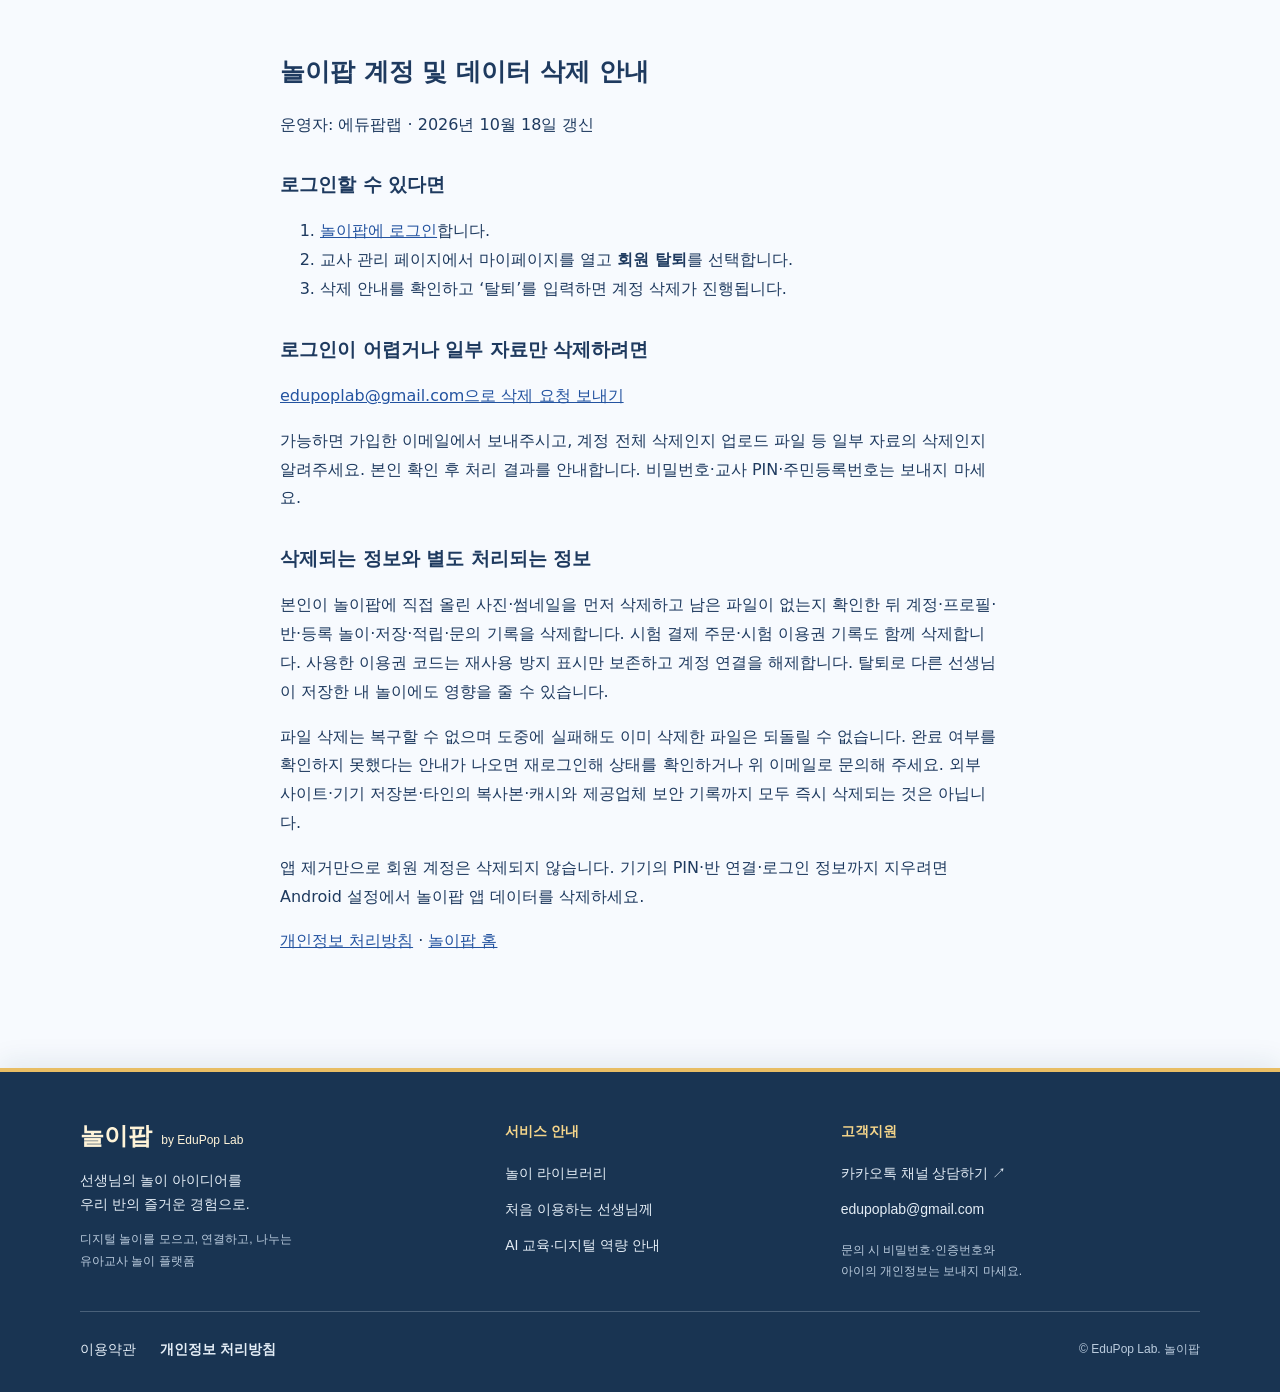
<file: delete-account.html>
<!doctype html>
<html lang="ko"><head><meta charset="utf-8"><meta name="viewport" content="width=device-width,initial-scale=1"><title>놀이팝 · 계정 및 데이터 삭제 안내</title><style>body{font-family:system-ui,sans-serif;background:#F7FAFE;color:#1E3A5F;line-height:1.8;margin:0}main{max-width:720px;margin:auto;padding:32px 20px}h1{font-size:25px}h2{font-size:19px;margin-top:28px}a{color:#2353a0}</style></head><body><main>
<h1>놀이팝 계정 및 데이터 삭제 안내</h1>
<p>운영자: 에듀팝랩 · 2026년 10월 18일 갱신</p>
<h2>로그인할 수 있다면</h2><ol><li><a href="auth.html">놀이팝에 로그인</a>합니다.</li><li>교사 관리 페이지에서 마이페이지를 열고 <b>회원 탈퇴</b>를 선택합니다.</li><li>삭제 안내를 확인하고 ‘탈퇴’를 입력하면 계정 삭제가 진행됩니다.</li></ol>
<h2>로그인이 어렵거나 일부 자료만 삭제하려면</h2>
<p><a href="mailto:edupoplab@gmail.com?subject=놀이팝%20계정%20및%20데이터%20삭제%20요청">edupoplab@gmail.com으로 삭제 요청 보내기</a></p>
<p>가능하면 가입한 이메일에서 보내주시고, 계정 전체 삭제인지 업로드 파일 등 일부 자료의 삭제인지 알려주세요. 본인 확인 후 처리 결과를 안내합니다. 비밀번호·교사 PIN·주민등록번호는 보내지 마세요.</p>
<h2>삭제되는 정보와 별도 처리되는 정보</h2>
<p>본인이 놀이팝에 직접 올린 사진·썸네일을 먼저 삭제하고 남은 파일이 없는지 확인한 뒤 계정·프로필·반·등록 놀이·저장·적립·문의 기록을 삭제합니다. 시험 결제 주문·시험 이용권 기록도 함께 삭제합니다. 사용한 이용권 코드는 재사용 방지 표시만 보존하고 계정 연결을 해제합니다. 탈퇴로 다른 선생님이 저장한 내 놀이에도 영향을 줄 수 있습니다.</p>
<p>파일 삭제는 복구할 수 없으며 도중에 실패해도 이미 삭제한 파일은 되돌릴 수 없습니다. 완료 여부를 확인하지 못했다는 안내가 나오면 재로그인해 상태를 확인하거나 위 이메일로 문의해 주세요. 외부 사이트·기기 저장본·타인의 복사본·캐시와 제공업체 보안 기록까지 모두 즉시 삭제되는 것은 아닙니다.</p>
<p>앱 제거만으로 회원 계정은 삭제되지 않습니다. 기기의 PIN·반 연결·로그인 정보까지 지우려면 Android 설정에서 놀이팝 앱 데이터를 삭제하세요.</p>
<p><a href="privacy.html">개인정보 처리방침</a> · <a href="index.html">놀이팝 홈</a></p>
</main><script src="js/support.js?v=20261004-2"></script></body></html>
</file>
